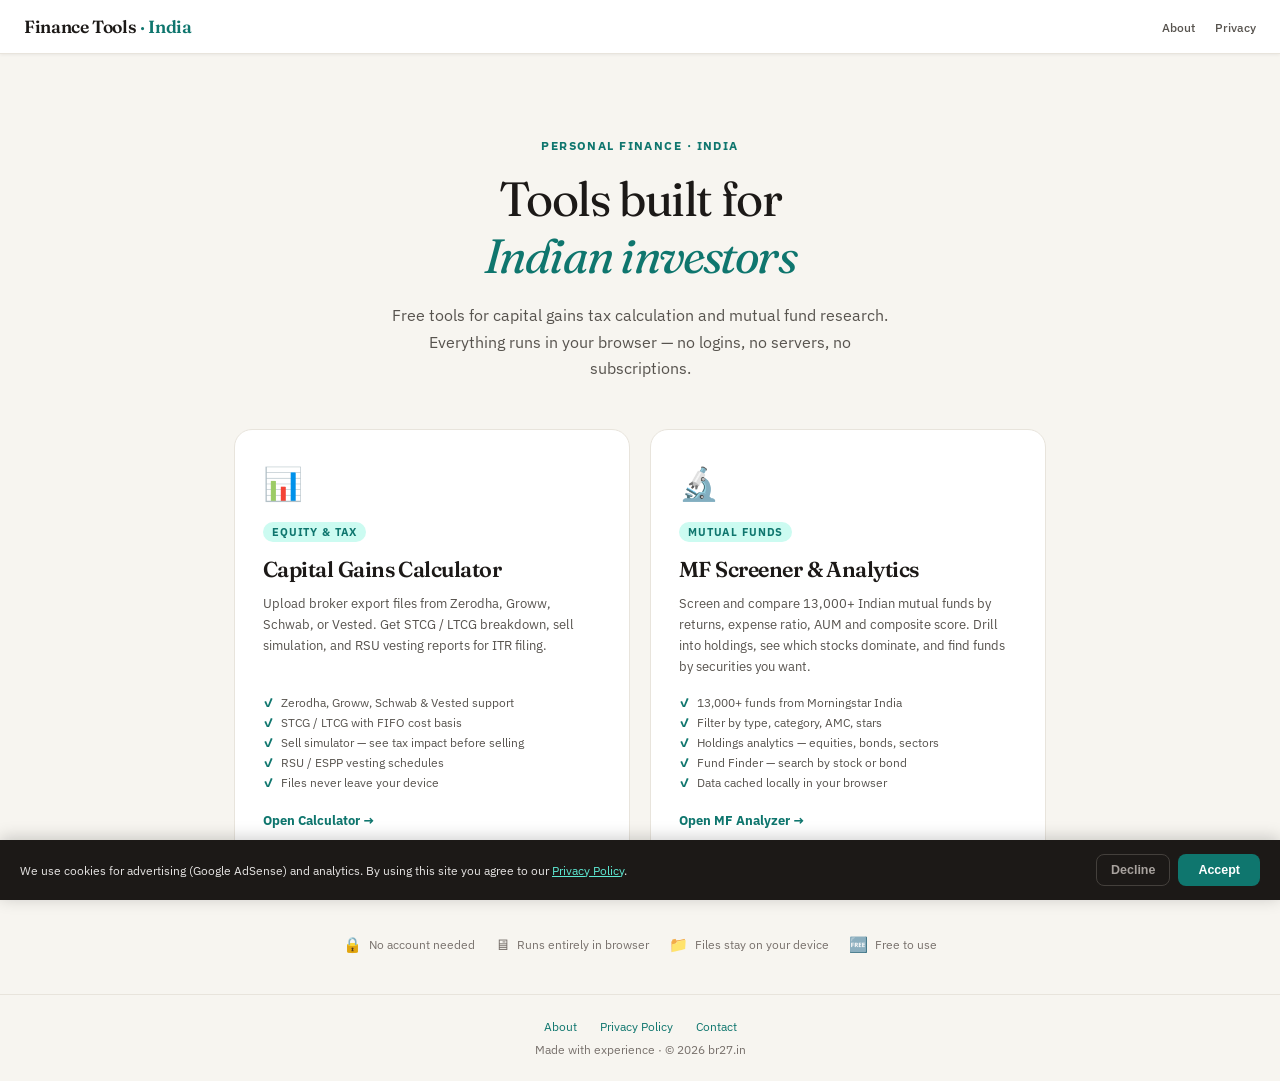
<file: index.html>
<!DOCTYPE html>
<html lang="en">
<head>
<meta charset="UTF-8">
<meta name="viewport" content="width=device-width,initial-scale=1">
<title>Finance Tools India · Free MF Screener &amp; Capital Gains Calculator</title>
<meta name="description" content="Free finance tools for Indian investors. Mutual fund screener with 13,000+ funds, capital gains calculator for ITR filing. Runs entirely in your browser — no login, no data upload.">
<meta name="keywords" content="mutual fund screener india, capital gains calculator india, LTCG STCG calculator, MF analytics, ITR filing tool, zerodha capital gains">
<meta property="og:title" content="Finance Tools India · Free MF Screener &amp; Capital Gains Calculator">
<meta property="og:description" content="Free, privacy-first finance tools for Indian investors. No login required.">
<meta property="og:type" content="website">
<meta property="og:url" content="https://br27.in">
<link rel="canonical" href="https://br27.in/">

<!-- Google AdSense — uncomment and replace ca-pub-XXXXXXXXXXXXXXXX after approval -->
<!--
<script async src="https://pagead2.googlesyndication.com/pagead/js/adsbygoogle.js?client=ca-pub-XXXXXXXXXXXXXXXX" crossorigin="anonymous"></script>
-->

<link rel="preconnect" href="https://fonts.googleapis.com">
<link href="https://fonts.googleapis.com/css2?family=Fraunces:opsz,wght@9..144,300;9..144,400;9..144,600&family=IBM+Plex+Sans:wght@400;500;600;700&display=swap" rel="stylesheet">
<style>
:root{
  --c:#F7F5F0;--s:#fff;--b:#E8E4DC;--ink:#1C1917;--mu:#57534E;--sub:#78716C;
  --a:#0F766E;--ah:#0D5F58;--as:#CCFBF1;
  --g:#15803D;--r:#B91C1C;
  --fd:'Fraunces',Georgia,serif;--fu:'IBM Plex Sans',system-ui,sans-serif;
}
*{box-sizing:border-box;margin:0;padding:0}
html,body{min-height:100%;font-family:var(--fu);background:var(--c);color:var(--ink);-webkit-font-smoothing:antialiased}

/* ── HEADER ── */
.hdr{background:var(--s);border-bottom:1px solid var(--b);padding:0 24px;height:54px;display:flex;align-items:center;justify-content:space-between;box-shadow:0 1px 3px rgba(28,25,23,.06)}
.hdr-brand{font-family:var(--fd);font-size:1.1rem;font-weight:600;letter-spacing:-.02em;color:var(--ink)}
.hdr-brand span{color:var(--a)}
.hdr-nav{display:flex;gap:20px}
.hdr-nav a{font-size:.78rem;color:var(--mu);text-decoration:none;font-weight:500}
.hdr-nav a:hover{color:var(--a)}

/* ── AD SLOT ── */
.ad-slot{max-width:860px;margin:0 auto;padding:0 24px;text-align:center}
.ad-placeholder{background:var(--s);border:1.5px dashed var(--b);border-radius:10px;padding:16px;font-size:.7rem;color:var(--sub);min-height:90px;display:flex;align-items:center;justify-content:center}

/* ── HERO ── */
.hero{max-width:740px;margin:0 auto;padding:64px 24px 48px;text-align:center}
.hero-eyebrow{font-size:.75rem;font-weight:700;letter-spacing:.12em;text-transform:uppercase;color:var(--a);margin-bottom:18px}
.hero h1{font-family:var(--fd);font-size:clamp(2rem,5vw,3rem);font-weight:400;line-height:1.18;letter-spacing:-.03em;color:var(--ink);margin-bottom:18px}
.hero h1 em{font-style:italic;color:var(--a)}
.hero p{font-size:1rem;color:var(--mu);line-height:1.65;max-width:520px;margin:0 auto}

/* ── CARDS ── */
.cards{max-width:860px;margin:0 auto;padding:0 24px 48px;display:grid;grid-template-columns:1fr 1fr;gap:20px}
@media(max-width:620px){.cards{grid-template-columns:1fr;padding:0 16px 40px}}

.card{background:var(--s);border:1.5px solid var(--b);border-radius:18px;padding:32px 28px;display:flex;flex-direction:column;gap:0;transition:border-color .2s,box-shadow .2s;cursor:pointer;text-decoration:none;color:inherit;position:relative;overflow:hidden}
.card:hover{border-color:var(--a);box-shadow:0 8px 32px rgba(15,118,110,.12)}
.card::before{content:'';position:absolute;inset:0;background:linear-gradient(135deg,rgba(15,118,110,.04) 0%,transparent 60%);opacity:0;transition:opacity .2s}
.card:hover::before{opacity:1}

.card-icon{font-size:2rem;margin-bottom:18px;display:block}
.card-badge{display:inline-flex;align-items:center;gap:4px;font-size:.67rem;font-weight:700;text-transform:uppercase;letter-spacing:.08em;padding:3px 9px;border-radius:20px;margin-bottom:14px;width:fit-content}
.badge-ready{background:var(--as);color:var(--a)}

.card h2{font-family:var(--fd);font-size:1.35rem;font-weight:600;letter-spacing:-.025em;line-height:1.25;margin-bottom:10px}
.card p{font-size:.82rem;color:var(--mu);line-height:1.6;flex:1}

.card-features{list-style:none;margin-top:18px;display:flex;flex-direction:column;gap:5px}
.card-features li{font-size:.75rem;color:var(--mu);display:flex;align-items:center;gap:7px}
.card-features li::before{content:'✓';color:var(--a);font-weight:700;font-size:.72rem;flex-shrink:0}

.card-arrow{margin-top:22px;display:flex;align-items:center;gap:6px;font-size:.8rem;font-weight:700;color:var(--a);transition:gap .15s}
.card:hover .card-arrow{gap:10px}

/* ── PRIVACY STRIP ── */
.privacy{max-width:860px;margin:0 auto;padding:0 24px 40px;display:flex;align-items:center;justify-content:center;gap:20px;flex-wrap:wrap}
.privacy-item{display:flex;align-items:center;gap:7px;font-size:.75rem;color:var(--sub)}
.privacy-item span{font-size:.95rem}

/* ── FOOTER ── */
.footer{border-top:1px solid var(--b);padding:24px;text-align:center;font-size:.75rem;color:var(--sub)}
.footer a{color:var(--a);text-decoration:none;margin:0 10px}
.footer a:hover{text-decoration:underline}
.footer-links{margin-bottom:8px}

/* ── COOKIE CONSENT ── */
.cookie-bar{position:fixed;bottom:0;left:0;right:0;background:#1C1917;color:#E7E5E4;padding:14px 20px;display:flex;align-items:center;justify-content:space-between;gap:14px;z-index:999;flex-wrap:wrap;box-shadow:0 -2px 16px rgba(0,0,0,.2)}
.cookie-bar p{font-size:.78rem;line-height:1.5;flex:1;min-width:200px}
.cookie-bar a{color:#5EEAD4;text-decoration:underline}
.cookie-bar-btns{display:flex;gap:8px;flex-shrink:0}
.cookie-accept{background:var(--a);color:#fff;border:none;padding:8px 20px;border-radius:8px;font-size:.78rem;font-weight:700;cursor:pointer}
.cookie-accept:hover{background:var(--ah)}
.cookie-decline{background:transparent;color:#A8A29E;border:1.5px solid #44403C;padding:8px 14px;border-radius:8px;font-size:.78rem;font-weight:600;cursor:pointer}
.cookie-decline:hover{color:#E7E5E4}
</style>
</head>
<body>

<header class="hdr">
  <div class="hdr-brand">Finance Tools <span>· India</span></div>
  <nav class="hdr-nav">
    <a href="/about.html">About</a>
    <a href="/privacy-policy.html">Privacy</a>
  </nav>
</header>

<!-- Ad slot — top banner (activates after AdSense approval) -->
<div class="ad-slot" style="padding-top:20px">
  <!-- AdSense responsive ad unit: replace comment with your ad code after approval
  <ins class="adsbygoogle" style="display:block" data-ad-client="ca-pub-XXXXXXXXXXXXXXXX"
       data-ad-slot="XXXXXXXXXX" data-ad-format="auto" data-full-width-responsive="true"></ins>
  <script>(adsbygoogle = window.adsbygoogle || []).push({});</script>
  -->
</div>

<section class="hero">
  <div class="hero-eyebrow">Personal Finance · India</div>
  <h1>Tools built for<br><em>Indian investors</em></h1>
  <p>Free tools for capital gains tax calculation and mutual fund research. Everything runs in your browser — no logins, no servers, no subscriptions.</p>
</section>

<div class="cards">

  <!-- Equity / Tax Analyzer -->
  <a class="card" href="./equity-analyzer.html">
    <span class="card-icon">📊</span>
    <span class="card-badge badge-ready">Equity &amp; Tax</span>
    <h2>Capital Gains Calculator</h2>
    <p>Upload broker export files from Zerodha, Groww, Schwab, or Vested. Get STCG / LTCG breakdown, sell simulation, and RSU vesting reports for ITR filing.</p>
    <ul class="card-features">
      <li>Zerodha, Groww, Schwab &amp; Vested support</li>
      <li>STCG / LTCG with FIFO cost basis</li>
      <li>Sell simulator — see tax impact before selling</li>
      <li>RSU / ESPP vesting schedules</li>
      <li>Files never leave your device</li>
    </ul>
    <div class="card-arrow">Open Calculator →</div>
  </a>

  <!-- MF Analyzer -->
  <a class="card" href="./MF_Analyzer/">
    <span class="card-icon">🔬</span>
    <span class="card-badge badge-ready">Mutual Funds</span>
    <h2>MF Screener &amp; Analytics</h2>
    <p>Screen and compare 13,000+ Indian mutual funds by returns, expense ratio, AUM and composite score. Drill into holdings, see which stocks dominate, and find funds by securities you want.</p>
    <ul class="card-features">
      <li>13,000+ funds from Morningstar India</li>
      <li>Filter by type, category, AMC, stars</li>
      <li>Holdings analytics — equities, bonds, sectors</li>
      <li>Fund Finder — search by stock or bond</li>
      <li>Data cached locally in your browser</li>
    </ul>
    <div class="card-arrow">Open MF Analyzer →</div>
  </a>

</div>

<!-- Ad slot — between cards and privacy strip -->
<div class="ad-slot" style="padding-bottom:24px">
  <!-- AdSense responsive ad unit: replace comment with your ad code after approval
  <ins class="adsbygoogle" style="display:block" data-ad-client="ca-pub-XXXXXXXXXXXXXXXX"
       data-ad-slot="XXXXXXXXXX" data-ad-format="auto" data-full-width-responsive="true"></ins>
  <script>(adsbygoogle = window.adsbygoogle || []).push({});</script>
  -->
</div>

<div class="privacy">
  <div class="privacy-item"><span>🔒</span> No account needed</div>
  <div class="privacy-item"><span>🖥</span> Runs entirely in browser</div>
  <div class="privacy-item"><span>📁</span> Files stay on your device</div>
  <div class="privacy-item"><span>🆓</span> Free to use</div>
</div>

<footer class="footer">
  <div class="footer-links">
    <a href="/about.html">About</a>
    <a href="/privacy-policy.html">Privacy Policy</a>
    <a href="mailto:hello@br27.in">Contact</a>
  </div>
  <span>Made with experience · © 2026 br27.in</span>
</footer>

<!-- Cookie Consent -->
<div class="cookie-bar" id="cookieBar" style="display:none">
  <p>We use cookies for advertising (Google AdSense) and analytics. By using this site you agree to our <a href="/privacy-policy.html">Privacy Policy</a>.</p>
  <div class="cookie-bar-btns">
    <button class="cookie-decline" onclick="cookieChoose(false)">Decline</button>
    <button class="cookie-accept" onclick="cookieChoose(true)">Accept</button>
  </div>
</div>

<script>
// Cookie consent logic
(function(){
  var consent = localStorage.getItem('cookieConsent');
  if (consent === null) {
    // Show banner after short delay so page renders first
    setTimeout(function(){ document.getElementById('cookieBar').style.display = 'flex'; }, 800);
  }
})();

function cookieChoose(accepted) {
  localStorage.setItem('cookieConsent', accepted ? 'yes' : 'no');
  document.getElementById('cookieBar').style.display = 'none';
  // If accepted and AdSense is loaded, enable personalised ads
  if (accepted && typeof adsbygoogle !== 'undefined') {
    (adsbygoogle = window.adsbygoogle || []).push({ google_ad_client: 'ca-pub-XXXXXXXXXXXXXXXX', enable_page_level_ads: true });
  }
}
</script>

</body>
</html>
</file>
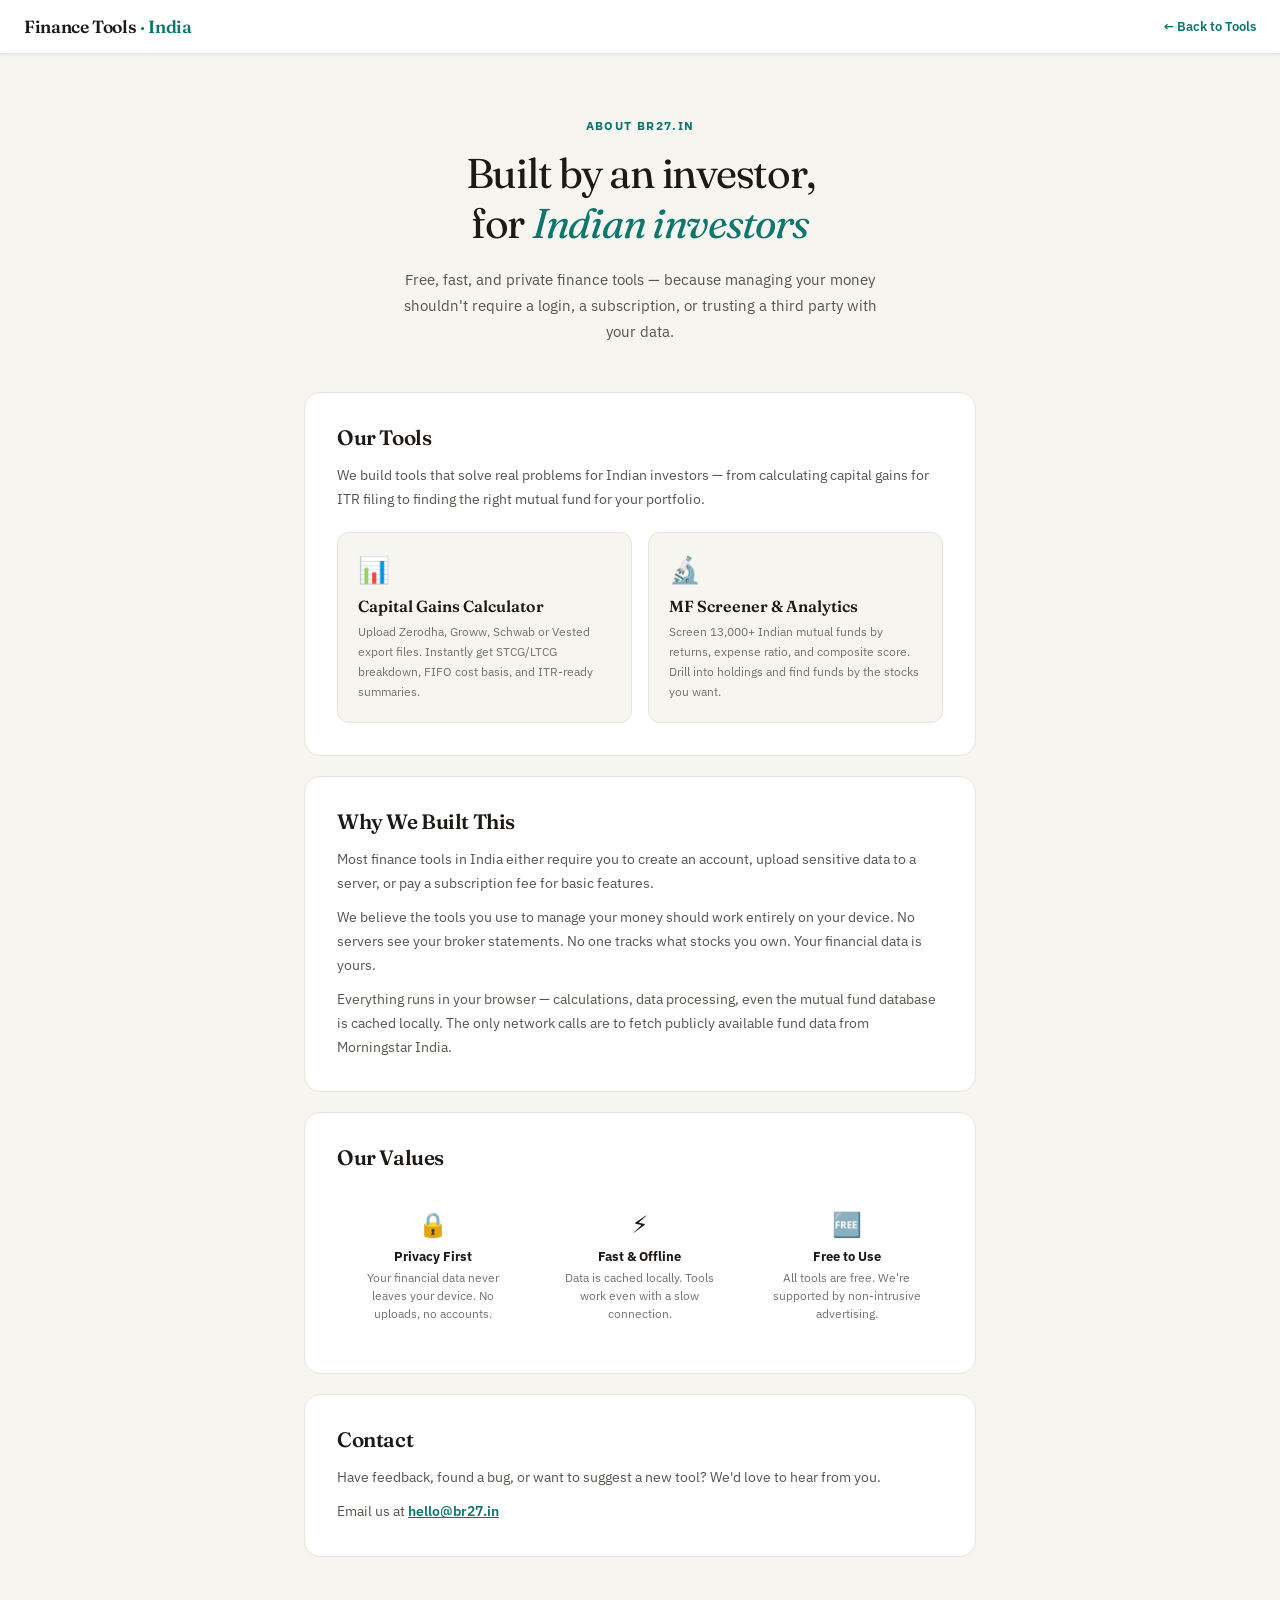
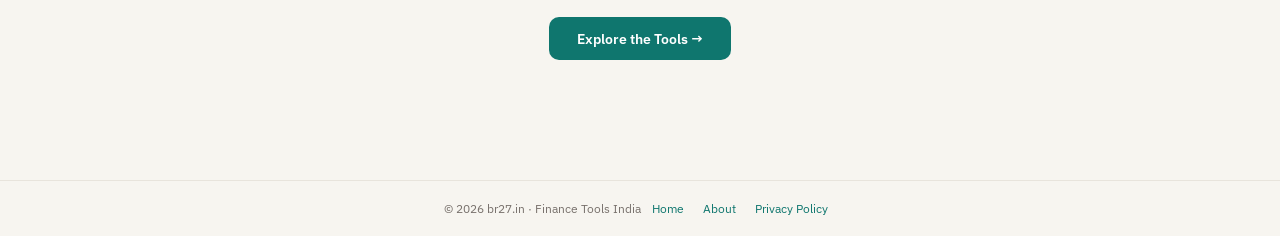
<file: about.html>
<!DOCTYPE html>
<html lang="en">
<head>
<meta charset="UTF-8">
<meta name="viewport" content="width=device-width,initial-scale=1">
<title>About · br27.in · Finance Tools India</title>
<meta name="description" content="br27.in builds free, privacy-first finance tools for Indian investors. No logins, no servers — everything runs in your browser.">
<link rel="preconnect" href="https://fonts.googleapis.com">
<link href="https://fonts.googleapis.com/css2?family=Fraunces:opsz,wght@9..144,400;9..144,600&family=IBM+Plex+Sans:wght@400;500;600;700&display=swap" rel="stylesheet">
<style>
:root{--c:#F7F5F0;--s:#fff;--b:#E8E4DC;--ink:#1C1917;--mu:#57534E;--sub:#78716C;--a:#0F766E;--ah:#0D5F58;--as:#CCFBF1;--fd:'Fraunces',Georgia,serif;--fu:'IBM Plex Sans',system-ui,sans-serif}
*{box-sizing:border-box;margin:0;padding:0}
html,body{min-height:100%;font-family:var(--fu);background:var(--c);color:var(--ink);-webkit-font-smoothing:antialiased}
.hdr{background:var(--s);border-bottom:1px solid var(--b);padding:0 24px;height:54px;display:flex;align-items:center;justify-content:space-between;box-shadow:0 1px 3px rgba(28,25,23,.06)}
.hdr-brand{font-family:var(--fd);font-size:1.1rem;font-weight:600;letter-spacing:-.02em;color:var(--ink);text-decoration:none}
.hdr-brand span{color:var(--a)}
.hdr-back{font-size:.8rem;color:var(--a);text-decoration:none;font-weight:600}
.hdr-back:hover{text-decoration:underline}
.hero{max-width:680px;margin:0 auto;padding:64px 24px 48px;text-align:center}
.eyebrow{font-size:.72rem;font-weight:700;letter-spacing:.12em;text-transform:uppercase;color:var(--a);margin-bottom:16px}
.hero h1{font-family:var(--fd);font-size:clamp(1.8rem,4vw,2.6rem);font-weight:400;letter-spacing:-.03em;line-height:1.2;margin-bottom:18px}
.hero h1 em{font-style:italic;color:var(--a)}
.hero p{font-size:.95rem;color:var(--mu);line-height:1.7;max-width:500px;margin:0 auto}
.wrap{max-width:720px;margin:0 auto;padding:0 24px 80px}
.section{background:var(--s);border:1.5px solid var(--b);border-radius:16px;padding:32px;margin-bottom:20px}
.section h2{font-family:var(--fd);font-size:1.3rem;font-weight:600;letter-spacing:-.02em;margin-bottom:14px}
.section p{font-size:.88rem;color:var(--mu);line-height:1.7;margin-bottom:10px}
.section p:last-child{margin-bottom:0}
.tools-grid{display:grid;grid-template-columns:1fr 1fr;gap:16px;margin-top:20px}
@media(max-width:580px){.tools-grid{grid-template-columns:1fr}}
.tool-card{background:var(--c);border:1.5px solid var(--b);border-radius:12px;padding:20px}
.tool-card .icon{font-size:1.6rem;margin-bottom:10px}
.tool-card h3{font-family:var(--fd);font-size:1rem;font-weight:600;margin-bottom:6px}
.tool-card p{font-size:.78rem;color:var(--sub);line-height:1.6;margin:0}
.values{display:grid;grid-template-columns:repeat(3,1fr);gap:14px;margin-top:20px}
@media(max-width:580px){.values{grid-template-columns:1fr}}
.value{text-align:center;padding:18px 12px}
.value .icon{font-size:1.5rem;margin-bottom:8px}
.value h4{font-size:.82rem;font-weight:700;margin-bottom:4px}
.value p{font-size:.75rem;color:var(--sub);line-height:1.5;margin:0}
.cta{text-align:center;padding:40px 24px}
.cta a{display:inline-block;background:var(--a);color:#fff;text-decoration:none;padding:12px 28px;border-radius:10px;font-size:.9rem;font-weight:600;transition:background .15s}
.cta a:hover{background:var(--ah)}
.footer{border-top:1px solid var(--b);padding:20px 24px;text-align:center;font-size:.75rem;color:var(--sub)}
.footer a{color:var(--a);text-decoration:none;margin:0 8px}
</style>
</head>
<body>

<header class="hdr">
  <a class="hdr-brand" href="/">Finance Tools <span>· India</span></a>
  <a class="hdr-back" href="/">← Back to Tools</a>
</header>

<section class="hero">
  <div class="eyebrow">About br27.in</div>
  <h1>Built by an investor,<br>for <em>Indian investors</em></h1>
  <p>Free, fast, and private finance tools — because managing your money shouldn't require a login, a subscription, or trusting a third party with your data.</p>
</section>

<div class="wrap">

  <div class="section">
    <h2>Our Tools</h2>
    <p>We build tools that solve real problems for Indian investors — from calculating capital gains for ITR filing to finding the right mutual fund for your portfolio.</p>
    <div class="tools-grid">
      <div class="tool-card">
        <div class="icon">📊</div>
        <h3>Capital Gains Calculator</h3>
        <p>Upload Zerodha, Groww, Schwab or Vested export files. Instantly get STCG/LTCG breakdown, FIFO cost basis, and ITR-ready summaries.</p>
      </div>
      <div class="tool-card">
        <div class="icon">🔬</div>
        <h3>MF Screener &amp; Analytics</h3>
        <p>Screen 13,000+ Indian mutual funds by returns, expense ratio, and composite score. Drill into holdings and find funds by the stocks you want.</p>
      </div>
    </div>
  </div>

  <div class="section">
    <h2>Why We Built This</h2>
    <p>Most finance tools in India either require you to create an account, upload sensitive data to a server, or pay a subscription fee for basic features.</p>
    <p>We believe the tools you use to manage your money should work entirely on your device. No servers see your broker statements. No one tracks what stocks you own. Your financial data is yours.</p>
    <p>Everything runs in your browser — calculations, data processing, even the mutual fund database is cached locally. The only network calls are to fetch publicly available fund data from Morningstar India.</p>
  </div>

  <div class="section">
    <h2>Our Values</h2>
    <div class="values">
      <div class="value">
        <div class="icon">🔒</div>
        <h4>Privacy First</h4>
        <p>Your financial data never leaves your device. No uploads, no accounts.</p>
      </div>
      <div class="value">
        <div class="icon">⚡</div>
        <h4>Fast &amp; Offline</h4>
        <p>Data is cached locally. Tools work even with a slow connection.</p>
      </div>
      <div class="value">
        <div class="icon">🆓</div>
        <h4>Free to Use</h4>
        <p>All tools are free. We're supported by non-intrusive advertising.</p>
      </div>
    </div>
  </div>

  <div class="section">
    <h2>Contact</h2>
    <p>Have feedback, found a bug, or want to suggest a new tool? We'd love to hear from you.</p>
    <p>Email us at <a href="mailto:hello@br27.in" style="color:var(--a);font-weight:600">hello@br27.in</a></p>
  </div>

  <div class="cta">
    <a href="/">Explore the Tools →</a>
  </div>

</div>

<footer class="footer">
  <span>© 2026 br27.in · Finance Tools India</span>
  <a href="/">Home</a>
  <a href="/about.html">About</a>
  <a href="/privacy-policy.html">Privacy Policy</a>
</footer>

</body>
</html>
</file>
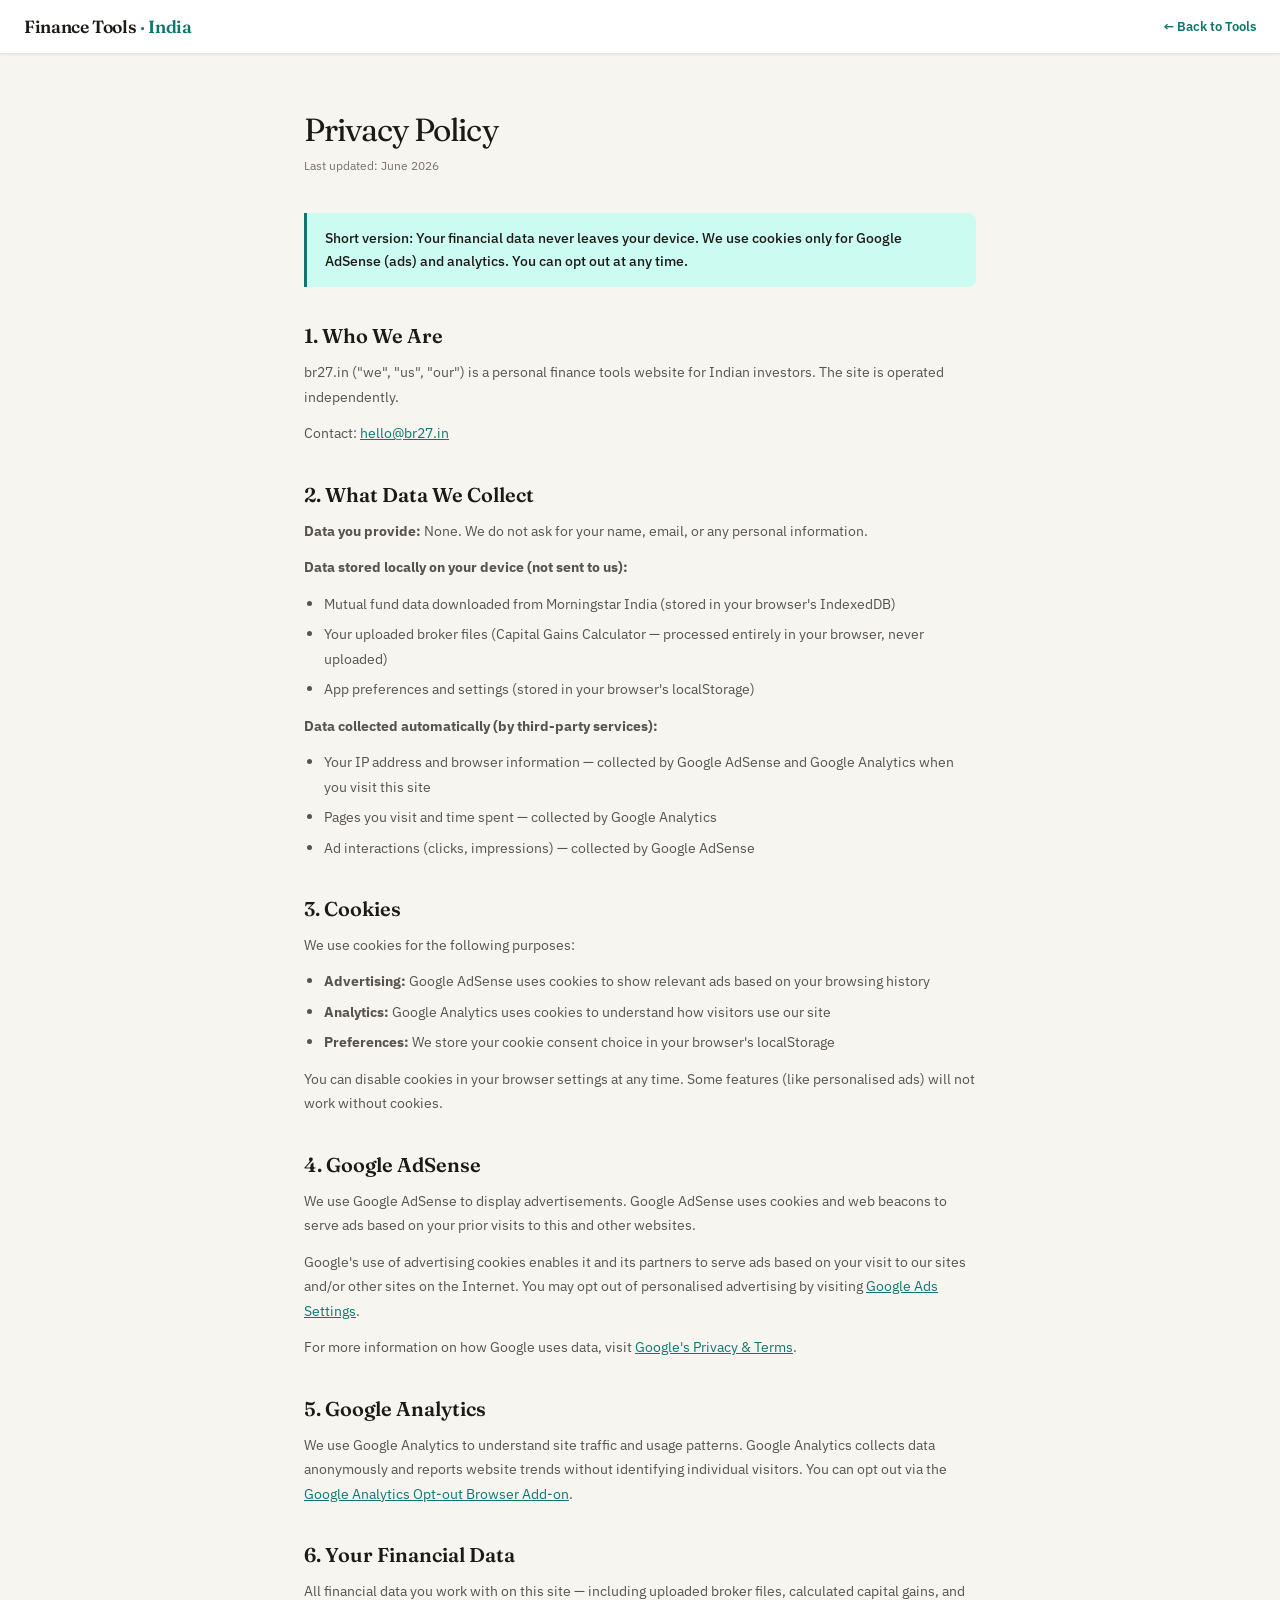
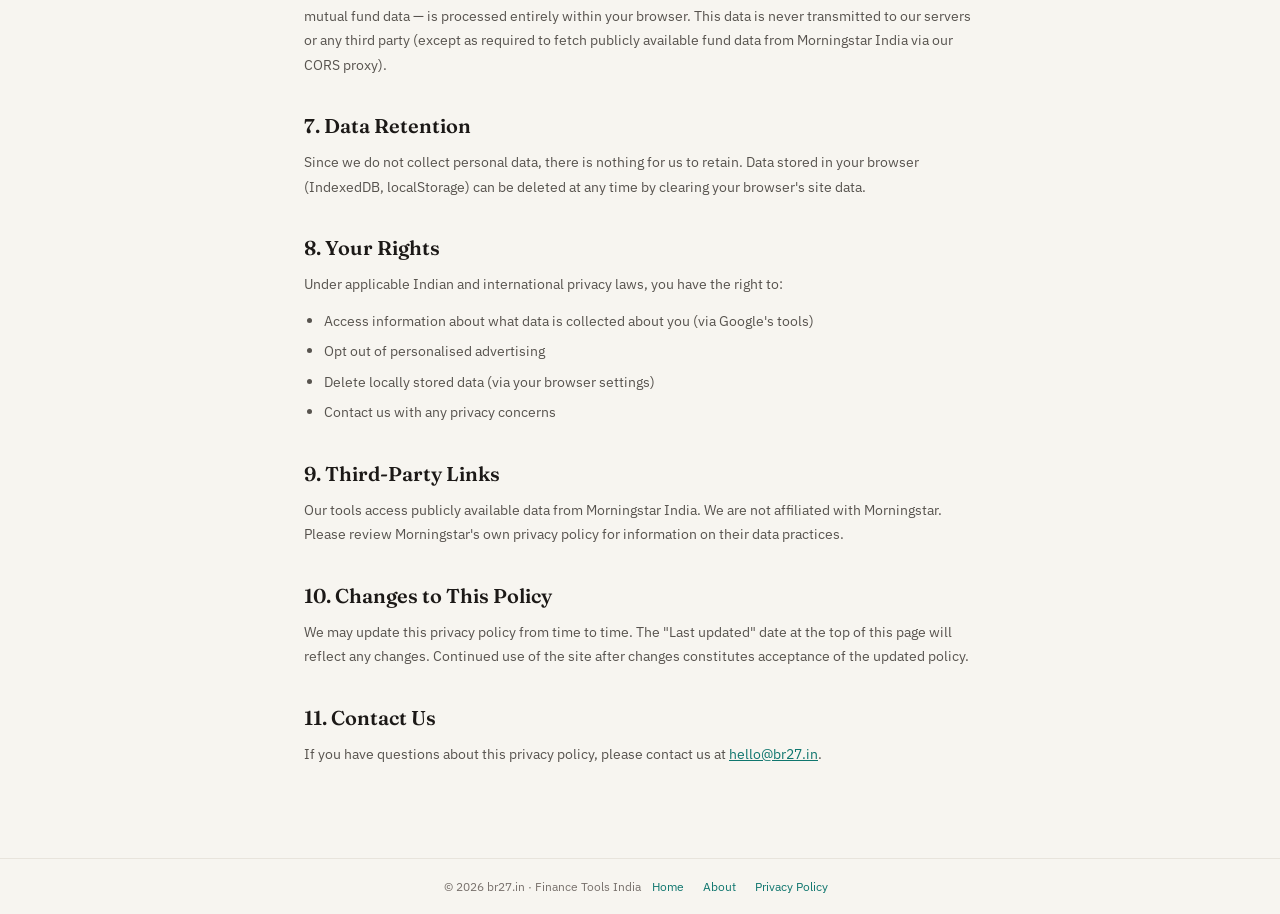
<file: privacy-policy.html>
<!DOCTYPE html>
<html lang="en">
<head>
<meta charset="UTF-8">
<meta name="viewport" content="width=device-width,initial-scale=1">
<title>Privacy Policy · br27.in</title>
<meta name="description" content="Privacy Policy for br27.in — Finance Tools for Indian Investors.">
<link rel="preconnect" href="https://fonts.googleapis.com">
<link href="https://fonts.googleapis.com/css2?family=Fraunces:opsz,wght@9..144,400;9..144,600&family=IBM+Plex+Sans:wght@400;500;600;700&display=swap" rel="stylesheet">
<style>
:root{--c:#F7F5F0;--s:#fff;--b:#E8E4DC;--ink:#1C1917;--mu:#57534E;--sub:#78716C;--a:#0F766E;--ah:#0D5F58;--as:#CCFBF1;--fd:'Fraunces',Georgia,serif;--fu:'IBM Plex Sans',system-ui,sans-serif}
*{box-sizing:border-box;margin:0;padding:0}
html,body{min-height:100%;font-family:var(--fu);background:var(--c);color:var(--ink);-webkit-font-smoothing:antialiased}
.hdr{background:var(--s);border-bottom:1px solid var(--b);padding:0 24px;height:54px;display:flex;align-items:center;justify-content:space-between;box-shadow:0 1px 3px rgba(28,25,23,.06)}
.hdr-brand{font-family:var(--fd);font-size:1.1rem;font-weight:600;letter-spacing:-.02em;color:var(--ink);text-decoration:none}
.hdr-brand span{color:var(--a)}
.hdr-back{font-size:.8rem;color:var(--a);text-decoration:none;font-weight:600}
.hdr-back:hover{text-decoration:underline}
.wrap{max-width:720px;margin:0 auto;padding:56px 24px 80px}
.wrap h1{font-family:var(--fd);font-size:2rem;font-weight:400;letter-spacing:-.03em;margin-bottom:8px}
.updated{font-size:.78rem;color:var(--sub);margin-bottom:40px}
.wrap h2{font-family:var(--fd);font-size:1.25rem;font-weight:600;margin:36px 0 12px}
.wrap p{font-size:.9rem;color:var(--mu);line-height:1.7;margin-bottom:12px}
.wrap ul{padding-left:20px;margin-bottom:12px}
.wrap ul li{font-size:.9rem;color:var(--mu);line-height:1.7;margin-bottom:6px}
.wrap a{color:var(--a)}
.highlight{background:var(--as);border-left:3px solid var(--a);padding:14px 18px;border-radius:0 8px 8px 0;margin:20px 0}
.highlight p{margin:0;font-size:.85rem;color:var(--ink);font-weight:500}
.footer{border-top:1px solid var(--b);padding:20px 24px;text-align:center;font-size:.75rem;color:var(--sub)}
.footer a{color:var(--a);text-decoration:none;margin:0 8px}
</style>
</head>
<body>

<header class="hdr">
  <a class="hdr-brand" href="/">Finance Tools <span>· India</span></a>
  <a class="hdr-back" href="/">← Back to Tools</a>
</header>

<div class="wrap">
  <h1>Privacy Policy</h1>
  <div class="updated">Last updated: June 2026</div>

  <div class="highlight">
    <p>Short version: Your financial data never leaves your device. We use cookies only for Google AdSense (ads) and analytics. You can opt out at any time.</p>
  </div>

  <h2>1. Who We Are</h2>
  <p>br27.in ("we", "us", "our") is a personal finance tools website for Indian investors. The site is operated independently.</p>
  <p>Contact: <a href="mailto:hello@br27.in">hello@br27.in</a></p>

  <h2>2. What Data We Collect</h2>

  <p><strong>Data you provide:</strong> None. We do not ask for your name, email, or any personal information.</p>

  <p><strong>Data stored locally on your device (not sent to us):</strong></p>
  <ul>
    <li>Mutual fund data downloaded from Morningstar India (stored in your browser's IndexedDB)</li>
    <li>Your uploaded broker files (Capital Gains Calculator — processed entirely in your browser, never uploaded)</li>
    <li>App preferences and settings (stored in your browser's localStorage)</li>
  </ul>

  <p><strong>Data collected automatically (by third-party services):</strong></p>
  <ul>
    <li>Your IP address and browser information — collected by Google AdSense and Google Analytics when you visit this site</li>
    <li>Pages you visit and time spent — collected by Google Analytics</li>
    <li>Ad interactions (clicks, impressions) — collected by Google AdSense</li>
  </ul>

  <h2>3. Cookies</h2>
  <p>We use cookies for the following purposes:</p>
  <ul>
    <li><strong>Advertising:</strong> Google AdSense uses cookies to show relevant ads based on your browsing history</li>
    <li><strong>Analytics:</strong> Google Analytics uses cookies to understand how visitors use our site</li>
    <li><strong>Preferences:</strong> We store your cookie consent choice in your browser's localStorage</li>
  </ul>
  <p>You can disable cookies in your browser settings at any time. Some features (like personalised ads) will not work without cookies.</p>

  <h2>4. Google AdSense</h2>
  <p>We use Google AdSense to display advertisements. Google AdSense uses cookies and web beacons to serve ads based on your prior visits to this and other websites.</p>
  <p>Google's use of advertising cookies enables it and its partners to serve ads based on your visit to our sites and/or other sites on the Internet. You may opt out of personalised advertising by visiting <a href="https://www.google.com/settings/ads" target="_blank" rel="noopener">Google Ads Settings</a>.</p>
  <p>For more information on how Google uses data, visit <a href="https://policies.google.com/technologies/partner-sites" target="_blank" rel="noopener">Google's Privacy &amp; Terms</a>.</p>

  <h2>5. Google Analytics</h2>
  <p>We use Google Analytics to understand site traffic and usage patterns. Google Analytics collects data anonymously and reports website trends without identifying individual visitors. You can opt out via the <a href="https://tools.google.com/dlpage/gaoptout" target="_blank" rel="noopener">Google Analytics Opt-out Browser Add-on</a>.</p>

  <h2>6. Your Financial Data</h2>
  <p>All financial data you work with on this site — including uploaded broker files, calculated capital gains, and mutual fund data — is processed entirely within your browser. This data is never transmitted to our servers or any third party (except as required to fetch publicly available fund data from Morningstar India via our CORS proxy).</p>

  <h2>7. Data Retention</h2>
  <p>Since we do not collect personal data, there is nothing for us to retain. Data stored in your browser (IndexedDB, localStorage) can be deleted at any time by clearing your browser's site data.</p>

  <h2>8. Your Rights</h2>
  <p>Under applicable Indian and international privacy laws, you have the right to:</p>
  <ul>
    <li>Access information about what data is collected about you (via Google's tools)</li>
    <li>Opt out of personalised advertising</li>
    <li>Delete locally stored data (via your browser settings)</li>
    <li>Contact us with any privacy concerns</li>
  </ul>

  <h2>9. Third-Party Links</h2>
  <p>Our tools access publicly available data from Morningstar India. We are not affiliated with Morningstar. Please review Morningstar's own privacy policy for information on their data practices.</p>

  <h2>10. Changes to This Policy</h2>
  <p>We may update this privacy policy from time to time. The "Last updated" date at the top of this page will reflect any changes. Continued use of the site after changes constitutes acceptance of the updated policy.</p>

  <h2>11. Contact Us</h2>
  <p>If you have questions about this privacy policy, please contact us at <a href="mailto:hello@br27.in">hello@br27.in</a>.</p>
</div>

<footer class="footer">
  <span>© 2026 br27.in · Finance Tools India</span>
  <a href="/">Home</a>
  <a href="/about.html">About</a>
  <a href="/privacy-policy.html">Privacy Policy</a>
</footer>

</body>
</html>
</file>
